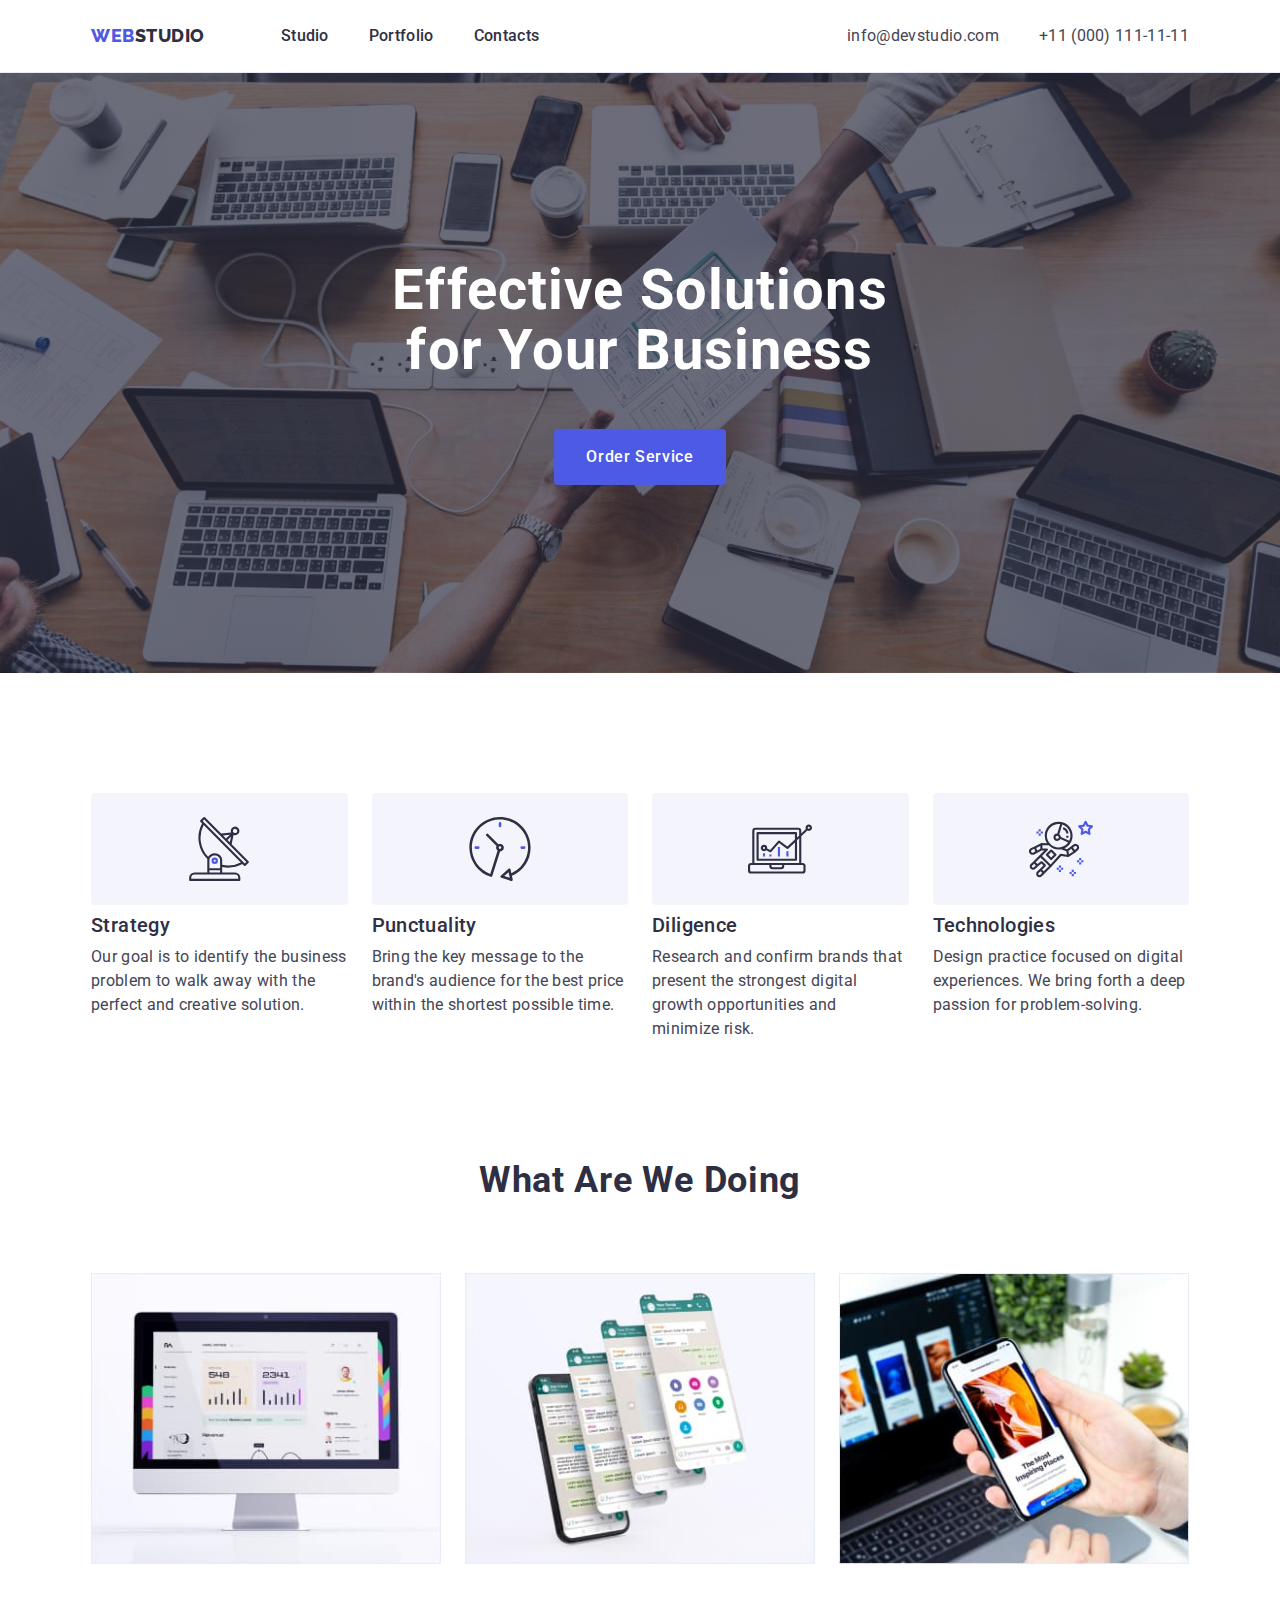
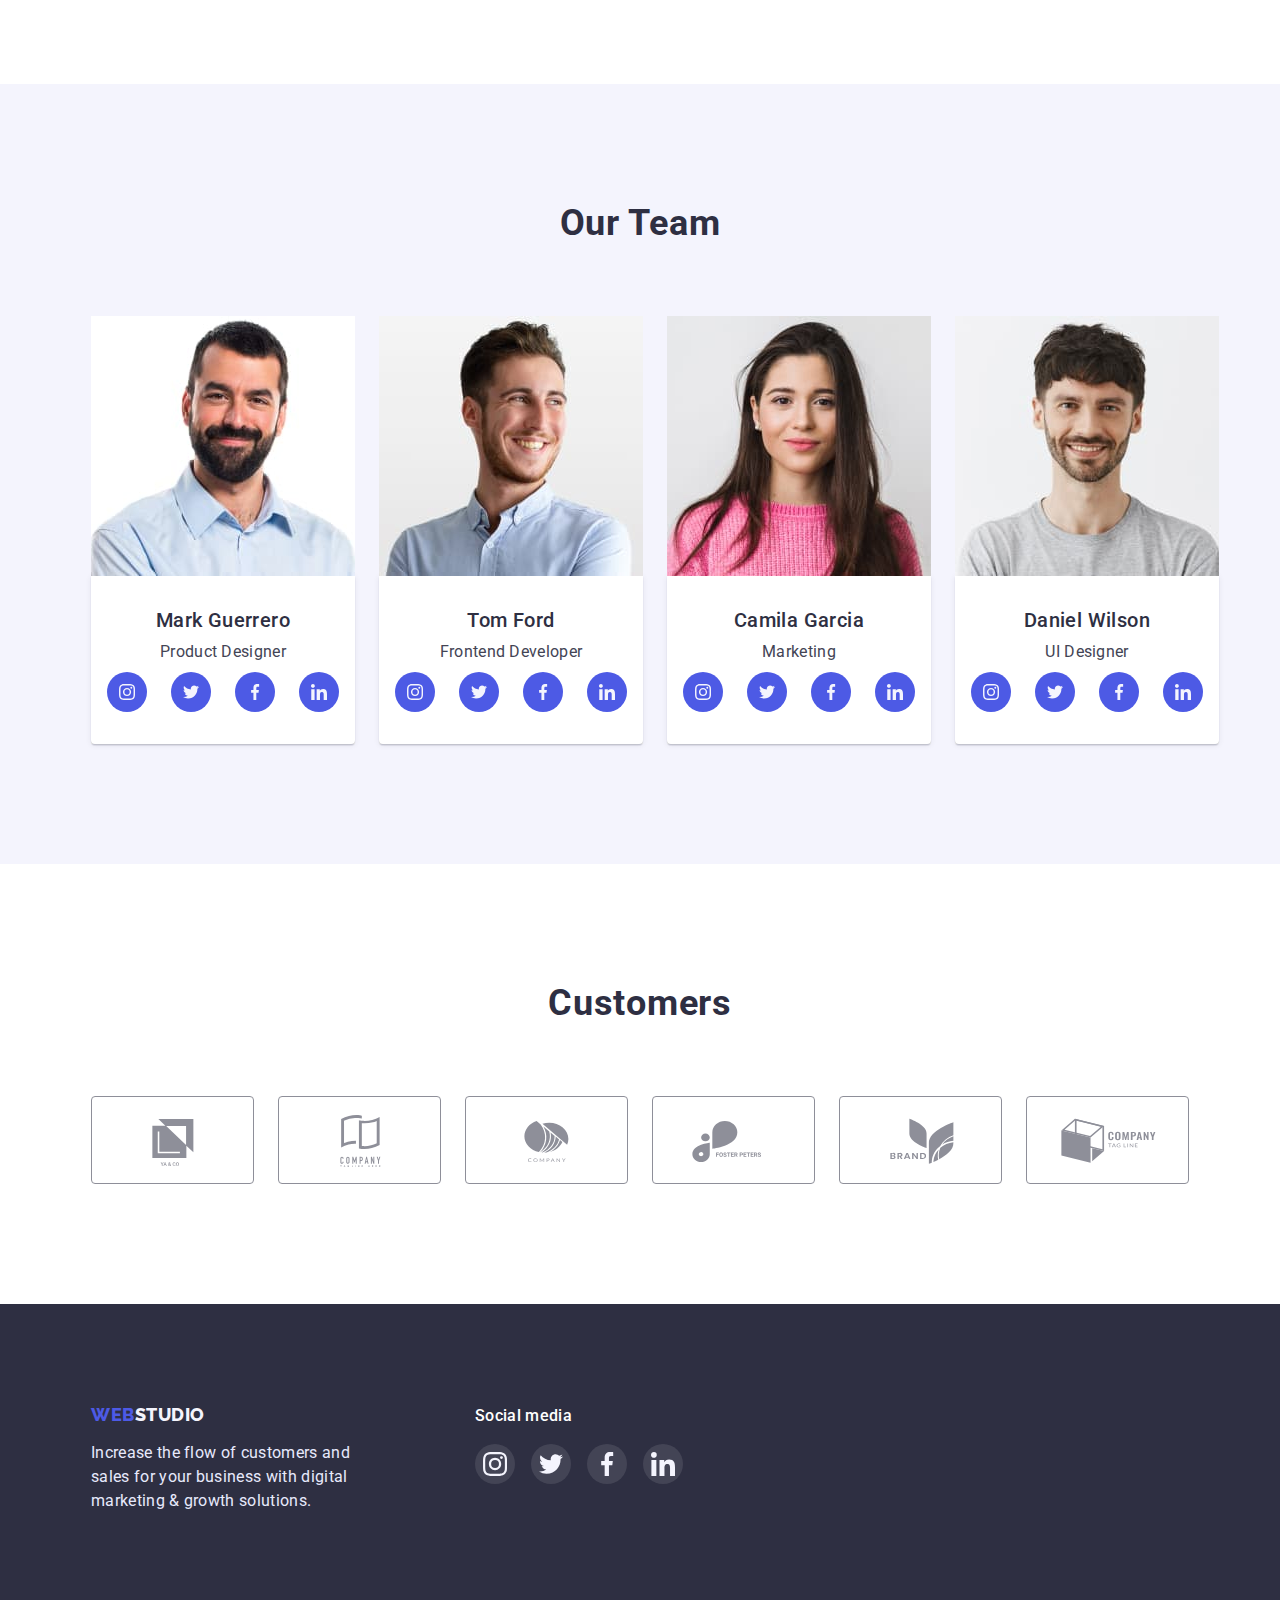
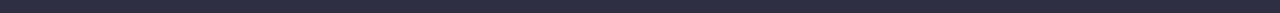
<file: index.html>
<!DOCTYPE html>
<html lang="en">

<head>
    <meta charset="UTF-8">
    <meta http-equiv="X-UA-Compatible" content="IE=edge">
    <meta name="viewport" content="width=device-width, initial-scale=1.0">
    <title>webstudio</title>
    <link rel="preconnect" href="https://fonts.googleapis.com">
    <link rel="preconnect" href="https://fonts.gstatic.com" crossorigin>
    <link href="https://fonts.googleapis.com/css2?family=Raleway:wght@800&family=Roboto:wght@400;500;700;900&display=swap"
        rel="stylesheet">
        <link rel="stylesheet" href="https://cdnjs.cloudflare.com/ajax/libs/modern-normalize/1.1.0/modern-normalize.min.css">
    <link rel="stylesheet" href="./css/styles.css">
</head>

<body>
    <!--шапка-->
    <header>
    <div class="container main-nav">
    <nav>
        <!--тег a=logo-->
        <a href="./index.html" class="logo link">web<span class="logostudio link">Studio</span></a>
        <ul class="site-nav list">
            <li class="item"><a href="./index.html" class="nav link">Studio</a></li>
            <li class="item"><a href="./portfolio.html" class="nav link">Portfolio</a></li> 
            <li class="item"><a href="" class="nav link">Contacts</a></li>   
        </ul>
    </nav>
    <address>
    <ul class="contacts list">
        <li class="item"><a href="mailto:info@devstudio.com" class="list-contact link">info@devstudio.com</a></li>
        <li class="item"><a href="tel:+110001111111" class="list-contact link">+11 (000) 111-11-11</a></li>
    </ul>
    </address>
    </div>
    </header>

    <main>
        <!--Hero-->
        <section class="hero">
            <div class="container">
                  <h1 class="hero-title">Effective Solutions for Your Business</h1>
                  <button type="button" class="button">Order Service</button>
            </div>
        </section>

        <!--Benefits-->
        <section class="section"> 
            <div class="container">
               <h2 hidden class="section-title visually-hidden">Benefits</h2>
                <ul class="benefits list">
                    <li class="item">
                        <div class="benefits-bg">
                          <svg class="benefits-icon" width="64px" height="64px">
                            <use href="./images/sprite.svg#icon-antenna"></use>
                          </svg>
                        </div>
                       <h3 class="section-subtitle">Strategy</h3>
                       <p class="section-text">Our goal is to identify the business problem to walk away with the perfect and creative solution. </p>
                    </li>
                    <li class="item">
                        <div class="benefits-bg">
                          <svg class="benefits-icon"  width="64px" height="64px">
                            <use href="./images/sprite.svg#icon-clock"></use>
                          </svg>
                        </div>
                       <h3 class="section-subtitle">Punctuality</h3>
                       <p class="section-text">Bring the key message to the brand's audience for the best price within the shortest possible time.</p>
                    </li>
                    <li class="item">
                        <div class="benefits-bg">
                          <svg class="benefits-icon"  width="64px" height="64px">
                            <use href="./images/sprite.svg#icon-diagram"></use>
                          </svg>
                        </div>
                       <h3 class="section-subtitle">Diligence</h3>
                       <p class="section-text">Research and confirm brands that present the strongest digital growth opportunities and minimize risk.</p>
                    </li>
                    <li class="item">
                        <div class="benefits-bg">
                          <svg class="benefits-icon"  width="64px" height="64px">
                            <use href="./images/sprite.svg#icon-astronaut"></use>
                          </svg>
                        </div>
                       <h3 class="section-subtitle">Technologies</h3>
                       <p class="section-text">Design practice focused on digital experiences. We bring forth a deep passion for problem-solving.</p>
                    </li>
                </ul>
            </div>
        </section>

        <!--Servives-->
        <section class="section-works section">
            <div class="container">
            <h2 class="section-title">What are we doing</h2>
            <ul class="servis list">
                <li class="item">
                        <img src="./images/computer.jpg" alt="computer" width="360" height="300">
                </li>
                <li class="item">
                        <img src="./images/phone.jpg" alt="mobile phone" width="360" height="300">   
                </li>
                <li class="item">
                        <img src="./images/phoneandnotebook.jpg" alt="mobile phone and notebook" width="360" height="300">
                </li>
            </ul>
            </div>
        </section>

        <!--Our team-->
        <section class="team section">
            <div class="container">
            <h2 class="team-title">Our Team</h2>
            <ul class="we list">
                <li class="item">
                    <img src="./images/mark.jpg" alt="man" width="264" height="260">
                      <div class="item-descr">
                        <h3 class="team-subtitle">Mark Guerrero</h3>
                           <p class="team-text">Product Designer</p>
        <!--список соц Lинк-->
                           <ul class="team-link-list list">
                            <li class="item"><a href="" class="team-link link">
                                <svg class="team-icon"  width="16px" height="16px">
                                    <use href="./images/sprite.svg#icon-instagram"></use>
                                </svg>
                               </a>
                            </li>

                            <li class="item"><a href="" class="team-link link">
                                <svg class="team-icon" width="16px" height="16px">
                                    <use href="./images/sprite.svg#icon-twitter"></use>
                                </svg>
                                </a>
                            </li>

                            <li class="item"><a href="" class="team-link link">
                                <svg class="team-icon" width="16px" height="16px">
                                    <use href="./images/sprite.svg#icon-facebook"></use>
                                </svg>
                               </a>
                            </li>

                            <li class="item"><a href="" class="team-link link">
                                <svg class="team-icon" width="16px" height="16px">
                                    <use href="./images/sprite.svg#icon-linkedin"></use>
                                </svg>
                               </a>
                            </li>
                            </ul>

                        </div>

                </li>
                <li class="item">
                        <img src="./images/tom.jpg" alt="second man" width="264" height="260">
                          <div class="item-descr">
                            <h3 class="team-subtitle">Tom Ford</h3>
                            <p class="team-text">Frontend Developer</p>
                        <ul class="team-link-list list">
                            <li class="item"><a href="" class="team-link link">
                                    <svg class="team-icon" width="16px" height="16px">
                                        <use href="./images/sprite.svg#icon-instagram"></use>
                                    </svg>
                                </a>
                            </li>
                        
                            <li class="item"><a href="" class="team-link link">
                                    <svg class="team-icon" width="16px" height="16px">
                                        <use href="./images/sprite.svg#icon-twitter"></use>
                                    </svg>
                                </a>
                            </li>
                        
                            <li class="item"><a href="" class="team-link link">
                                    <svg class="team-icon" width="16px" height="16px">
                                        <use href="./images/sprite.svg#icon-facebook"></use>
                                    </svg>
                                </a>
                            </li>
                        
                            <li class="item"><a href="" class="team-link link">
                                    <svg class="team-icon" width="16px" height="16px">
                                        <use href="./images/sprite.svg#icon-linkedin"></use>
                                    </svg>
                                </a>
                            </li>
                        </ul>
                          </div>
                </li>
                <li class="item">
                        <img src="./images/camila.jpg" alt="girl" width="264" height="260">
                        <div class="item-descr">
                        <h3 class="team-subtitle">Camila Garcia</h3>
                        <p class="team-text">Marketing</p>
                        <ul class="team-link-list list">
                            <li class="item"><a href="" class="team-link link">
                                    <svg class="team-icon" width="16px" height="16px">
                                        <use href="./images/sprite.svg#icon-instagram"></use>
                                    </svg>
                                </a>
                            </li>
                        
                            <li class="item"><a href="" class="team-link link">
                                    <svg class="team-icon" width="16px" height="16px">
                                        <use href="./images/sprite.svg#icon-twitter"></use>
                                    </svg>
                                </a>
                            </li>
                        
                            <li class="item"><a href="" class="team-link link">
                                    <svg class="team-icon" width="16px" height="16px">
                                        <use href="./images/sprite.svg#icon-facebook"></use>
                                    </svg>
                                </a>
                            </li>
                        
                            <li class="item"><a href="" class="team-link link">
                                    <svg class="team-icon" width="16px" height="16px">
                                        <use href="./images/sprite.svg#icon-linkedin"></use>
                                    </svg>
                                </a>
                            </li>
                        </ul>
                        </div>
                </li>
                <li class="item">
                        <img src="./images/daniel.jpg" alt="third man" width="264" height="260">
                        <div class="item-descr">
                        <h3 class="team-subtitle">Daniel Wilson</h3>
                        <p class="team-text">UI Designer</p>
                        <ul class="team-link-list list">
                            <li class="item"><a href="" class="team-link link">
                                    <svg class="team-icon" width="16px" height="16px">
                                        <use href="./images/sprite.svg#icon-instagram"></use>
                                    </svg>
                                </a>
                            </li>
                        
                            <li class="item"><a href="" class="team-link link">
                                    <svg class="team-icon" width="16px" height="16px">
                                        <use href="./images/sprite.svg#icon-twitter"></use>
                                    </svg>
                                </a>
                            </li>
                        
                            <li class="item"><a href="" class="team-link link">
                                    <svg class="team-icon" width="16px" height="16px">
                                        <use href="./images/sprite.svg#icon-facebook"></use>
                                    </svg>
                                </a>
                            </li>
                        
                            <li class="item"><a href="" class="team-link link">
                                    <svg class="team-icon" width="16px" height="16px">
                                        <use href="./images/sprite.svg#icon-linkedin"></use>
                                    </svg>
                                </a>
                            </li>
                        </ul>

                        </div>
                </li>
            </ul>
            </div>
        </section>

        <!--Customers-->
        <section class="customers section">
            <div class="container">
                <h2 class="section-title">Customers</h2>
                <ul class="custom list">
                    <li class="item">
                        <a href="" class="custom-link link">
                            <svg class="custom-icon" width="104px" height="56px">
                               <use href="./images/sprite.svg#icon-Logo"></use>
                            </svg>
                        </a>
                    </li>
                    <li class="item">
                        <a href="" class="custom-link link">
                            <svg class="custom-icon" width="104px" height="56px">
                                <use href="./images/sprite.svg#icon-Logofirst"></use>
                            </svg>
                        </a>
                    </li>
                    <li class="item">
                        <a href="" class="custom-link link">
                            <svg class="custom-icon" width="104px" height="56px">
                                <use href="./images/sprite.svg#icon-Logosecond"></use>
                            </svg>
                        </a>
                    </li>
                    <li class="item">
                        <a href="" class="custom-link link">
                            <svg class="custom-icon" width="104px" height="56px">
                                <use href="./images/sprite.svg#icon-Logothird"></use>
                            </svg>
                        </a>
                    </li>
                    <li class="item">
                        <a href="" class="custom-link link">
                            <svg class="custom-icon" width="104px" height="56px">
                                <use href="./images/sprite.svg#icon-Logofourth"></use>
                            </svg>
                        </a>
                    </li>
                    <li class="item">
                        <a href="" class="custom-link link">
                            <svg class="custom-icon" width="104px" height="56px">
                                <use href="./images/sprite.svg#icon-Logofifth"></use>
                            </svg>
                        </a>
                    </li>
                </ul>
            </div>
        </section> 
    </main>

    <footer class="footer">

        <div class="container">
        
            <div class="footer-content">

                <div class="logo-deskr">
                    <a href="./index.html" class="logo link">web<span class="logo-footer link">Studio</span></a>
                    <p class="footer-text">Increase the flow of customers and sales for your business with digital marketing & growth solutions.</p>
                </div>

                <div class="footer-social-media">
                    <p class="footer-textsec">Social media</p>

                    <ul class="footer-media list">
                        <li class="item">
                            <a href="" class="footer-link link">
                                <svg class="footer-icon" width="24px" height="24px">
                                   <use href="./images/sprite.svg#icon-instagram"></use>
                                </svg>
                            </a>
                        </li>

                        <li class="item">
                            <a href="" class="footer-link link">
                                <svg class="footer-icon" width="24px" height="24px">
                                    <use href="./images/sprite.svg#icon-twitter"></use>
                                </svg>
                            </a>
                        </li>

                        <li class="item">
                            <a href="" class="footer-link link">
                                <svg class="footer-icon" width="24px" height="24px">
                                    <use href="./images/sprite.svg#icon-facebook"></use>
                                </svg>
                            </a>
                        </li>

                    <li class="item">
                            <a href="" class="footer-link link">
                                 <svg class="footer-icon" width="24px" height="24px">
                                    <use href="./images/sprite.svg#icon-linkedin"></use>
                                </svg>
                            </a>
                    </li>
                    </ul>
                </div>
            </div>

        </div>

    </footer>

</body> 

</html>
</file>
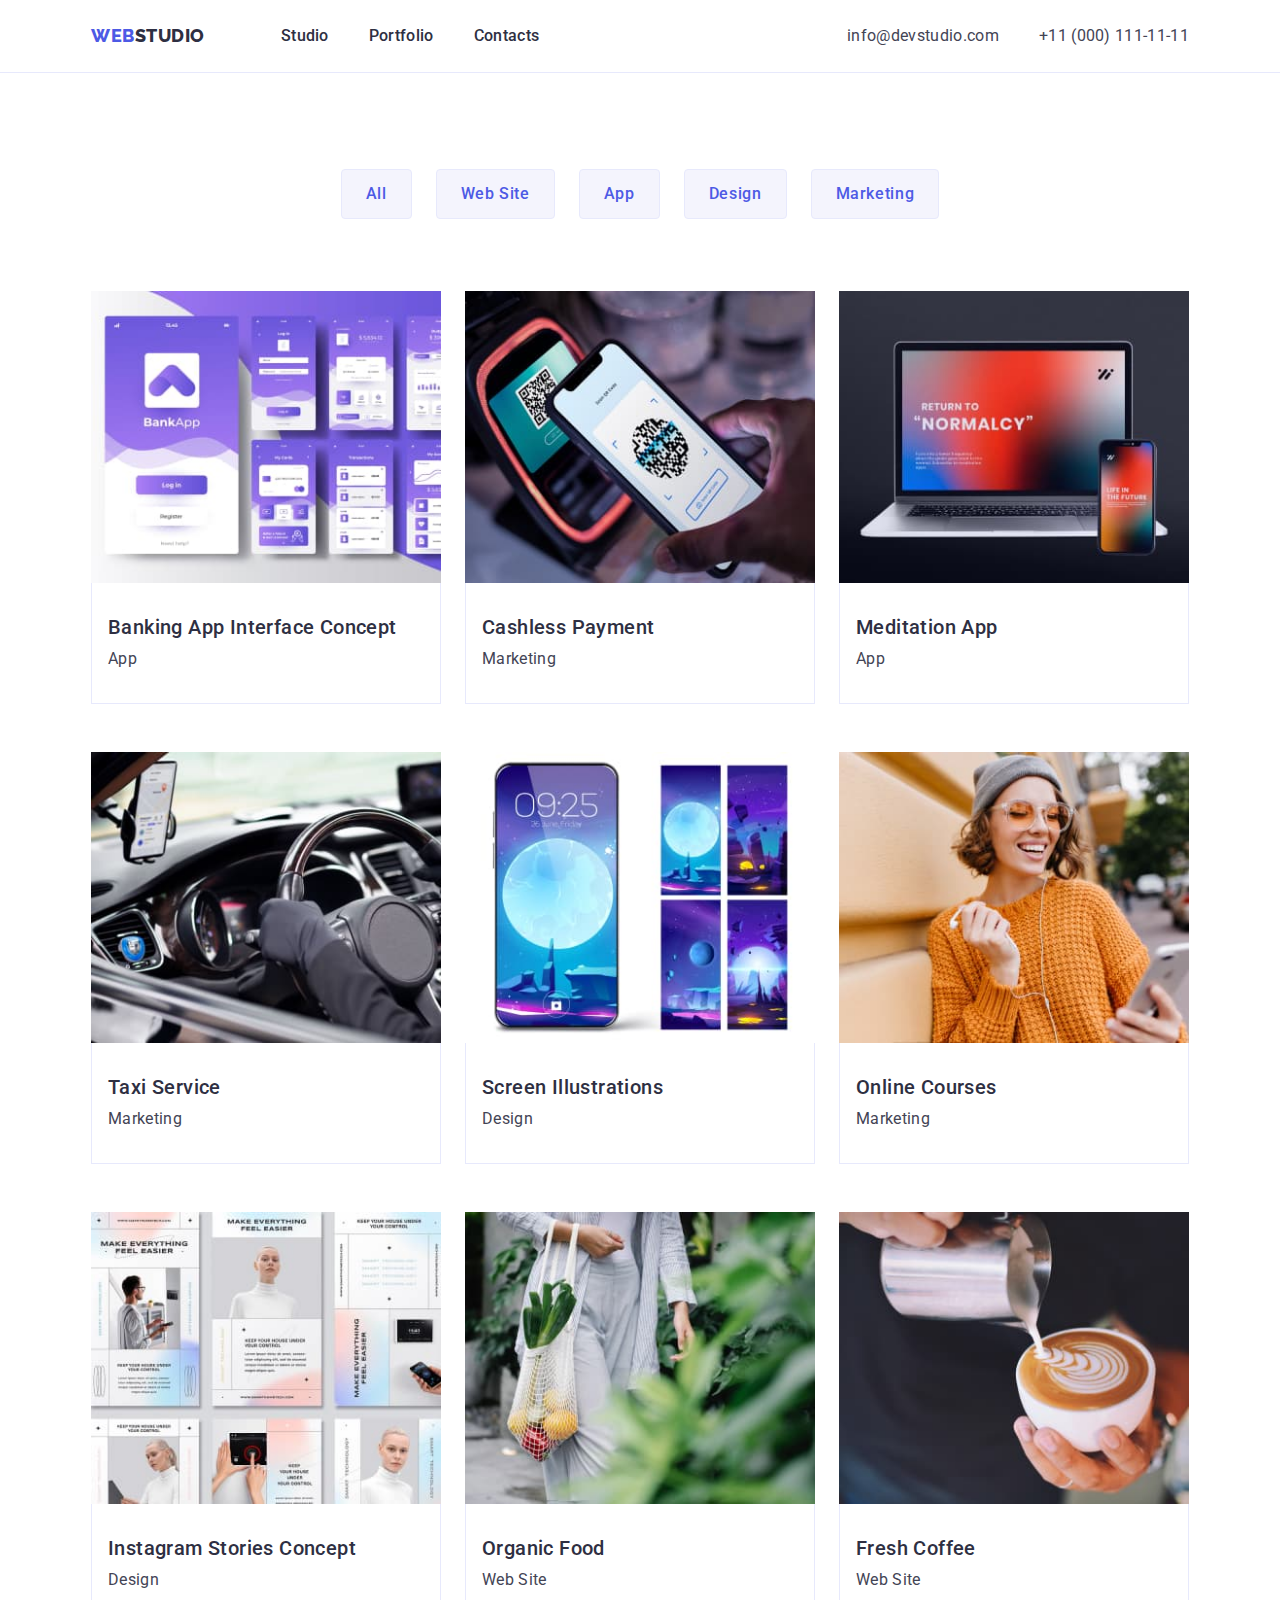
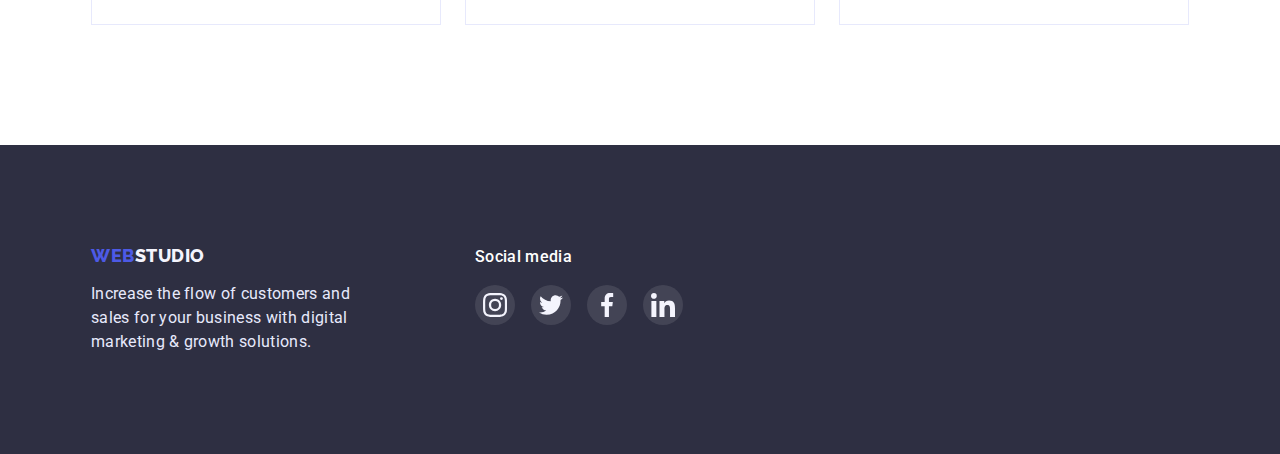
<file: portfolio.html>
<!DOCTYPE html>
<html lang="en">
<head>
    <meta charset="UTF-8">
    <meta http-equiv="X-UA-Compatible" content="IE=edge">
    <meta name="viewport" content="width=device-width, initial-scale=1.0">
    <title>portfolio</title>
    <link rel="preconnect" href="https://fonts.googleapis.com">
    <link rel="preconnect" href="https://fonts.gstatic.com" crossorigin>
    <link href="https://fonts.googleapis.com/css2?family=Raleway:wght@800&family=Roboto:wght@400;500;700;900&display=swap"
        rel="stylesheet">
        <link rel="stylesheet" href="https://cdnjs.cloudflare.com/ajax/libs/modern-normalize/1.1.0/modern-normalize.min.css">
    <link rel="stylesheet" href="./css/styles.css">
</head>

<body>

    <!--шапка-->
    <header>
        <div class="container main-nav">
            <nav>
                <!--тег a=logo-->
                <a href="./index.html" class="logo link">web<span class="logostudio link">Studio</span></a>
                <ul class="site-nav list">
                    <li class="item"><a href="./index.html" class="nav link">Studio</a></li>
                    <li class="item"><a href="./portfolio.html" class="nav link">Portfolio</a></li>
                    <li class="item"><a href="" class="nav link">Contacts</a></li>
                </ul>
            </nav>
            <address>
                <ul class="contacts list">
                    <li class="item"><a href="mailto:info@devstudio.com" class="list-contact link">info@devstudio.com</a>
                    </li>
                    <li class="item"><a href="tel:+110001111111" class="list-contact link">+11 (000) 111-11-11</a></li>
                </ul>
            </address>
        </div>
    </header>

    <main>
        <section class="section-portfolio section">
            <div class="container">
            <h1 hidden class="section-title visually-hidden">Portfolio</h1>
            <!---page filters-->
            <ul class="filters list">
                <li class="filtr"> <button type="button" class="button-filter">All</button></li>
                <li class="filtr"> <button type="button" class="button-filter">Web Site</button></li>
                <li class="filtr"> <button type="button" class="button-filter">App</button></li>
                <li class="filtr"> <button type="button" class="button-filter">Design</button></li>
                <li class="filtr"> <button type="button" class="button-filter">Marketing</button></li>
            </ul>

            <!--works-->
            <ul class="portfolio list">
                <li class="item">
                    <a href="" class="link">
                    <img src="./images/bankapp.jpg" alt="Screen App" width="360" height="300">
                    <div class="portfolio-desrp">
                        <h2 class="section-subtitle-link">Banking App Interface Concept</h2>
                        <p class="section-text-link">App</p>
                    </div>
                    </a>
                </li>
                <li class="item">
                    <a href="" class="link">
                    <img src="./images/mobilephope.jpg" alt="Phone screen" width="360" height="300">
                    <div class="portfolio-desrp">
                        <h2 class="section-subtitle-link">Cashless Payment</h2>
                        <p class="section-text-link">Marketing</p>
                    </div>
                    </a>
                </li>
                <li class="item">
                    <a href="" class="link">
                    <img src="./images/screen.jpg" alt="Computer" width="360" height="300">
                    <div class="portfolio-desrp">
                        <h2 class="section-subtitle-link">Meditation App</h2>
                        <p class="section-text-link">App</p>
                    </div>
                    </a>
                </li>
                <li class="item">
                    <a href="" class="link">
                    <img src="./images/car.jpg" alt="car" width="360" height="300">
                    <div class="portfolio-desrp">
                       <h2 class="section-subtitle-link">Taxi Service</h2>
                       <p class="section-text-link">Marketing</p>
                    </div>
                    </a>
                </li>
                <li class="item">
                    <a href="" class="link">
                    <img src="./images/mobphone.jpg" alt="phone" width="360" height="300">
                    <div class="portfolio-desrp">
                       <h2 class="section-subtitle-link">Screen Illustrations</h2>
                       <p class="section-text-link">Design</p>
                    </div>
                    </a>
                </li>
                <li class="item">
                    <a href="" class="link">
                    <img src="./images/girl.jpg" alt="girl" width="360" height="300">
                    <div class="portfolio-desrp">
                       <h2 class="section-subtitle-link">Online Courses</h2>
                       <p class="section-text-link">Marketing</p>
                    </div>
                    </a>
                </li>
                <li class="item">
                    <a href="" class="link">
                    <img src="./images/instapages.jpg" alt="instragram pages" width="360" height="300">
                    <div class="portfolio-desrp">
                       <h2 class="section-subtitle-link">Instagram Stories Concept</h2>
                       <p class="section-text-link">Design</p>
                    </div>   
                    </a>
                </li>
                <li class="item">
                    <a href="" class="link">
                    <img src="./images/fruit.jpg" alt="fruit in bag" width="360" height="300">
                    <div class="portfolio-desrp">
                        <h2 class="section-subtitle-link">Organic Food</h2>
                        <p class="section-text-link">Web Site</p>
                    </div>
                    </a>
                </li>
                <li class="item">
                    <a href="" class="link">
                       <img src="./images/coffi.jpg" alt="cap of coffee" width="360" height="300">
                        <div class="portfolio-desrp">
                          <h2 class="section-subtitle-link">Fresh Coffee</h2>
                          <p class="section-text-link">Web Site</p>
                        </div>
                    </a>
                </li>
            </ul>
             </div>
        </section>
    </main>
    
    <footer class="footer">
    
        <div class="container">
    
            <div class="footer-content">
    
                <div class="logo-deskr">
                    <a href="./index.html" class="logo link">web<span class="logo-footer link">Studio</span></a>
                    <p class="footer-text">Increase the flow of customers and sales for your business with digital marketing
                        & growth solutions.</p>
                </div>
    
                <div class="footer-social-media">
                    <p class="footer-textsec">Social media</p>
    
                    <ul class="footer-media list">
                        <li class="item">
                            <a href="" class="footer-link link">
                                <svg class="footer-icon" width="24px" height="24px">
                                    <use href="./images/sprite.svg#icon-instagram"></use>
                                </svg>
                            </a>
                        </li>
    
                        <li class="item">
                            <a href="" class="footer-link link">
                                <svg class="footer-icon" width="24px" height="24px">
                                    <use href="./images/sprite.svg#icon-twitter"></use>
                                </svg>
                            </a>
                        </li>
    
                        <li class="item">
                            <a href="" class="footer-link link">
                                <svg class="footer-icon" width="24px" height="24px">
                                    <use href="./images/sprite.svg#icon-facebook"></use>
                                </svg>
                            </a>
                        </li>
    
                        <li class="item">
                            <a href="" class="footer-link link">
                                <svg class="footer-icon" width="24px" height="24px">
                                    <use href="./images/sprite.svg#icon-linkedin"></use>
                                </svg>
                            </a>
                        </li>
                    </ul>
                </div>
            </div>
    
        </div>
    
    </footer>

</body>

</html>
</file>
<file: css/styles.css>
/* основной цвет текста (для р) #434455 */
/* цвет заголовков #2E2F42 */
/* Акцент текста (герой) #FFFFFF */
/* эффект на контактах и навигации #404BBF*/
/* цвет фона страниц #FFFFFF */
/* вторичный 1 (бэкгарунд герой и футер)  #2E2F42 */
/* вторичный 2 (бэкгарунд секция our team) #F4F4FD */
/* Хедер бордер ботом border-bottom: 1px solid #E7E9FC; */

:root {
    --primary-text-color: #434455;
    --title-text-color: #2E2F42;
    --accent-color:#404BBF;
    --primary-bacgraund-color: #FFFFFF;
    --hero-backgraund-color: #2E2F42;
    --team-backgraund-color: #F4F4FD;
    --button-text-color: #FFFFFF;
    --hero-text-color: #FFFFFF;
    --button-backgraund-color:#4D5AE5;
    --web-color: #4D5AE5;
    --filter-border: #E7E9FC;
    --filter-color: #4D5AE5;
    --filter-backgraund-color:#F4F4FD;
    --filter-hover-color: #FFFFFF;
    --filter-hover-backgraubd-color: #404BBF;
    --logo-footer-color:#F4F4FD;
    --footer-text-color:#E7E9FC;
    --footer-textsec-color: #FFFFFF;
    --footer-backgraund-color:#2E2F42;
    --border-button-colorvar#E7E9FC;
    --header-bottom-color:#E7E9FC;
    --border-portfolio-color: #E7E9FC;
}


header {
    border-bottom: 1px solid var(--header-bottom-color);
}

body {
   color: var(--primary-text-color);

   background-color: var(--primary-backgraund-color);
   font-family: Roboto, sans-serif; 
   font-size: 16px;  
   letter-spacing: 0.02em;
   line-height: 1.5;
}

.list {
    list-style: none;
    padding: 0;
    margin: 0;
}

.link {
    text-decoration: none;
    display: inline-block;
}

.visually-hidden {
    position: absolute;
    width: 1px;
    height: 1px;
    margin: -1px;
    border: 0;
    padding: 0;
    white-space: nowrap;
    clip-path: inset(100%);
    clip: rect(0 0 0 0);
    overflow: hidden;
}

.container {
    max-width: 1128px;
    padding-left: 15px;
    padding-right: 15px;
    margin: 0 auto;
}

.section {
   padding-top: 120px;
   padding-bottom: 120px;
}

.section-portfolio {
    padding-top: 96px;
}

.section-works {
    padding-top: 0;
}

/* .section.no-padding {
    padding-top: 0;
    padding-bottom: 0;
} */

.main-nav,
nav,
address
 {
    display: flex;
    align-items: center;
}

address {
    margin-left: auto;
}

.logo {
    color: var(--web-color);
        
    font-family: Raleway, sans-serif;
    font-weight: 800;
    font-size: 18px;
    line-height: 1.17;
    letter-spacing: 0.03em;
    text-transform: uppercase;
}

.logostudio {
    color: var(--title-text-color);
    font-family: Raleway, sans-serif;
    text-transform: uppercase;
}

.nav {
    color: var(--title-text-color);
    
    font-family: Roboto, sans-serif;
    font-weight: 500;
    font-size: 16px;
    line-height: 1.5;
    letter-spacing: 0.02em;
    text-transform: none;
    padding-top: 24px;
    padding-bottom: 24px;
}

.site-nav .nav {
    display: block;
}

.site-nav {
    display: flex;
    margin-left: 76px;
}

.site-nav .item:not(:last-child) {
    margin-right: 40px;
} 

.nav:hover,
.nav:focus,
.nav:active,
.list-contact:hover,
.list-contact:focus,
.list-contact:active {
    color: var(--accent-color);
}

.list-contact {
    color: var(--primary-text-color);
    
    font-family: Roboto, sans-serif;
    font-size: 16px;
    line-height: 1.5;
    letter-spacing: 0.02em;
    text-decoration: none;
    text-transform: none;
}

.contacts {
    font-style: normal;

    display: flex;
}

.contacts .item + .item {
    margin-left: 40px;
}

.button {
    color: var(--button-text-color);
    background-color: var(--button-backgraund-color);

    cursor: pointer;
    font-family: Roboto, sans-serif;
    font-style: inherit;
    font-style: 400;
    font-weight: 500;
    font-size: 16px;
    line-height: 1.5;
    letter-spacing: 0.04em;

    border-radius: 4px;
    border: none;
    padding: 16px 32px;
    min-width: 169px;
}

.button:hover,
.button:focus {
    color: var(--button-text-color);
    background-color: var(--accent-color);
}

.button-filter {
    color: var(--filter-color);
    background-color: var(--filter-backgraund-color);
    
    font-family: inherit;
    font-weight: 500;
    font-size: 16px;
    line-height: 1.5;
    letter-spacing: 0.04em;
    cursor: pointer;

    border: 1px solid var(--filter-border);
    border-radius: 4px;
    padding: 12px 24px;

    display: flex;
}

.button-filter:hover,
.button-filter:focus {
    color: var(--filter-hover-color);
    background-color: var(--filter-hover-backgraubd-color);
    box-shadow: 0px 3px 1px rgba(0, 0, 0, 0.1), 0px 2px 1px rgba(0, 0, 0, 0.08), 0px 2px 2px rgba(0, 0, 0, 0.12);
    border-radius: 4px;
    border: 1px solid var(--filter-hover-backgraubd-color);
}

.hero {
    background-color: var(--hero-backgraund-color);
    text-align: center;

    padding-top: 188px;
    padding-bottom: 188px;
    margin-left: auto;
    margin-right: auto;

    max-width: 1440px;
    /* height: 600px; */

    background-image: linear-gradient(rgba(46, 47, 66, 0.7), rgba(46, 47, 66, 0.7)), url(../images/office.jpg);
    background-size: cover;
    background-repeat: no-repeat;
    background-position: center;
}

.hero-title {
    color: var(--hero-text-color);

    font-weight: 700;
    font-size: 56px;
    line-height: 1.07;
    letter-spacing: 0.02em;
    text-align: center;

    margin-top: 0;
    margin-bottom: 48px;
    max-width: 496px;
    margin-right: auto;
    margin-left: auto;

}

img {
    display: block;
    max-width: 100%;
    height: auto;
}

.benefits {
    display: flex;
    justify-content: space-between;
}

.benefits .item {
    flex-basis: calc((100% - 72px) /4);
}

/* .benefits .item .section-subtitle::before {
    display: block;
    width: 264px;
    height: 112px;
    background: #F4F4FD;
    border-radius: 4px;
} */

.benefits-icon {
    /* width: 64px;
    height: 64px; */
    background-position: center;
    background-size: 264px 112px;
    background-color: #F4F4FD;
    display: flex;
    
}

.benefits-bg {
    background-color: #F4F4FD;
    /* padding: 24px 100px; */
    margin-bottom: 8px;
    border-radius: 4px;
    height: 112px;
    display: flex;
    justify-content: center;
    align-items: center;
}
/* 
.benefits .item +.item {
    margin-left: 24px;
} */

.servis {
    display: flex;
}

.servis .item +.item {
    margin-left: 24px;
}

.we {
   display: flex;
   column-gap: 24px;
}

/* .we .item +.item {
    margin-left: 24px;
} */

.we .item {
    text-align: center;
    background-color: var(--primary-bacgraund-color);
    flex-basis: calc((100% - 72px) /4);
}

.we .item-descr {
    padding: 32px 16px;
    box-shadow: 0px 1px 6px rgba(46, 47, 66, 0.08), 0px 1px 1px rgba(46, 47, 66, 0.16), 0px 2px 1px rgba(46, 47, 66, 0.08);
    border-radius: 0px 0px 4px 4px;
}

.custom {
    display: flex;
    column-gap: 24px;
    /* justify-content: space-between; */
}

.custom .item {
    flex-basis: calc((100% - 120px) /6);
}

.custom-link {
    display: flex;
    justify-content: center;
    align-items: center;
    height: 88px;

    border: 1px solid #8E8F99;
    border-radius: 4px;
    color: #8E8F99; 
    /* color задан дя иконки, а у иконки каррентколор, а не фил, т.к. она унаследует цвет*/
}

.custom-icon {
    /* width: 104px;
    height: 56px; */
    /* margin: 16px 32px; */
    fill: currentColor;
}

.custom-link:hover,
.custom-link:focus {
    border: 1px solid #404BBF;
    color: #404BBF;
}

/* .custom-icon:hover,
.custom-icon:focus {
   fill: #404BBF;

} */

.portfolio {
    display: flex;
    flex-wrap: wrap;
    row-gap: 48px;
    column-gap: 24px;
}

.portfolio .item {
    flex-basis: calc((100% - 48px) /3);
}


.portfolio-desrp {
    padding: 32px 0;
    border-bottom: 1px solid var(--border-portfolio-color);
    border-left: 1px solid var(--border-portfolio-color);
    border-right: 1px solid var(--border-portfolio-color);

    padding-top: 32px;
    padding-left: 16px;
}

.portfolio .link:hover,
.portfolio .link:focus {
    /* border: 1px solid #F4F4FD; */
    box-shadow: 0px 1px 6px rgba(46, 47, 66, 0.08), 0px 1px 1px rgba(46, 47, 66, 0.16), 0px 2px 1px rgba(46, 47, 66, 0.08);
}

/* .portfolio .item.item:nth-child(3n) {

} */

.section-title {
    color: var(--title-text-color);

    font-weight: 700;
    font-size: 36px;
    line-height: 1.11;
    text-transform: capitalize;
    letter-spacing: 0.02em;
    text-align: center;

    margin-top: 0;
    margin-bottom: 72px;
}

.section-subtitle {
    color: var(--title-text-color);

    font-weight: 500;
    font-size: 20px;
    line-height: 1.2;
    letter-spacing: 0.02em;

    margin-top: 0;
    margin-bottom: 8px;
}

.section-text {
    margin-top: 0;
    margin-bottom: 0;
}

.team {
   background-color: var(--team-backgraund-color);
}

.team-title {
    color: var(--title-text-color);
    
    font-weight: 700;
    font-size: 36px;
    line-height: 1.11;
    text-transform: capitalize;
    letter-spacing: 0.02em;
    text-align: center;

    margin-top: 0;
    margin-bottom: 72px;
}

.team-subtitle {
    color: var(--title-text-color);

    font-weight: 500;
    font-size: 20px;
    line-height: 1.2;
    letter-spacing: 0.02em;

    margin-top: 0;
    margin-bottom: 8px;
}

.team-text {
    margin: 0;
    margin-bottom: 8px;
}

.team-icon {
    /* width: 16px;
    height: 16px; */
    fill: #f4f4fd;
    background-size: contain;
    background-position: center;
    /* margin: 12px 12px; */
}

.team-link-list {
    display: flex;
    column-gap: 24px;
}

.team-link-list .item {
   /* display: flex; */
    flex-basis: calc((100% - 72px) /4);
}

.team-link {
    width: 40px;
    height: 40px;

    background-color: #4D5AE5;
    border-radius: 50%;

    display: flex;
    justify-content: center;
    align-items: center;
}

.team-link:hover,
.team-link:focus {
    background-color:#404BBF;
}

.filters {
    display: flex;
    justify-content: center;

    margin-bottom: 72px;
}

.filters .filtr:not(:last-child) {
    margin-right: 24px;
}

.section-subtitle-link {
    color: var(--title-text-color);

    font-weight: 500;
    font-size: 20px;
    line-height: 1.2;
    letter-spacing: 0.02em;
    margin-top: 0;
    margin-bottom: 8px;
}

.section-text-link {
    color: var(--primary-text-color);

    font-size: 16px;
    line-height: 1.5;
    letter-spacing: 0.02em;
    margin-top: 0;
    margin-bottom: 0;
}

.footer {
    background-color: var(--footer-backgraund-color);
    padding: 100px 0;

}

.footer .logo {
    margin-bottom: 16px;
}

.footer .logo-deskr{
    width: 264px;
}

.footer-text {
    color: var(--footer-text-color);
    margin: 0;
}

.footer-textsec {
    color: var(--footer-textsec-color);
    letter-spacing: 0.02em;
    font-weight: 500;
    margin: 0;
    margin-bottom: 16px;
    }

.logo-footer {
    color: var(--logo-footer-color);
    
    font-family: Raleway, sans-serif;
    font-weight: 800;
    font-size: 18px;
    line-height: 1.17;
    letter-spacing: 0.03em;
    text-transform: uppercase;
}

.footer-icon {
    /* width: 24px;
    height: 24px; */
    fill: #f4f4fd;
    background-position: center;
    background-size: contain;
    /* margin: 8px 8px; */
}

.footer-social-media {
    margin-left: 120px;
}

.footer-content {
    display: flex;
}

.footer-media {
    display: flex;
}

.footer-media .item {
    display: flex;
    margin-right: 16px;
}

.footer-link {
    width: 40px;
    height: 40px;
    background-color: rgba(255, 255, 255, 0.1);
    border-radius: 50%;
    background-position: center;
    background-size: contain;
    display: flex;
    justify-content: center;
    align-items: center;
}

.footer-link:hover,
.footer-link:focus {
    background-color:#31D0AA;
}
</file>
